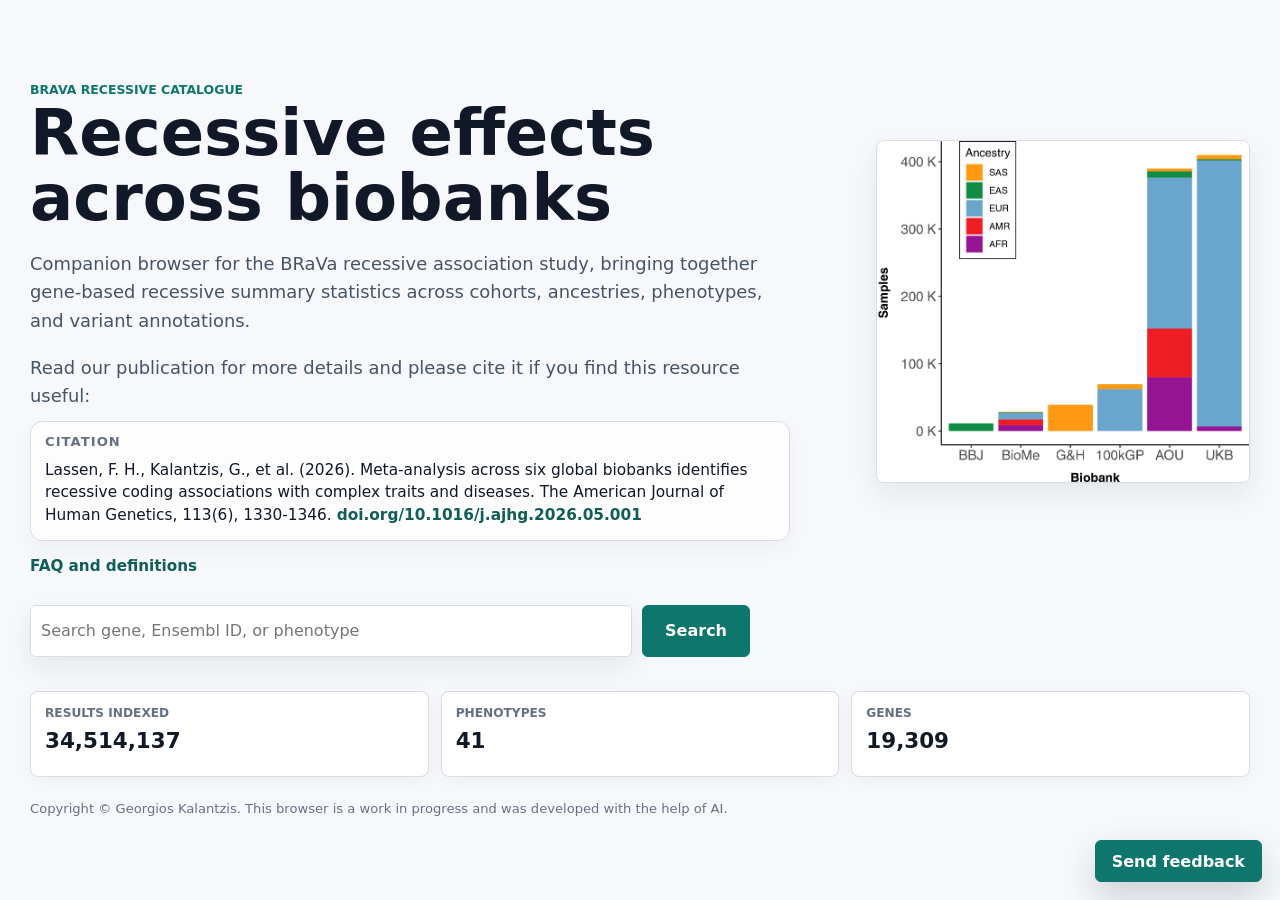
<file: index.html>
<!doctype html>
<html lang="en">
  <head>
    <meta charset="utf-8" />
    <link rel="icon" type="image/png" href="images/brava_logo.png" />
    <meta name="viewport" content="width=device-width, initial-scale=1" />
    <title>Recessive SumStats Browser</title>
    <link rel="stylesheet" href="assets/styles.css" />
    <script data-goatcounter="https://geokal.goatcounter.com/count"
        async src="//gc.zgo.at/count.js"></script>
  </head>
  <body class="home-view">
    <section class="landing-page" id="landing-page" aria-labelledby="landing-title">
      <div class="landing-inner">
        <p class="eyebrow" id="landing-eyebrow">BRaVa recessive catalogue</p>
        <h1 id="landing-title">Recessive effects across biobanks</h1>
        <p class="landing-copy">
          Companion browser for the BRaVa recessive association study, bringing together
          gene-based recessive summary statistics across cohorts, ancestries, phenotypes, and
          variant annotations.
        </p>

        <p class="landing-copy">Read our publication for more details and please cite it if you find this resource useful:</p>

        <div class="citation-box" aria-label="Citation panel">
          <div class="citation-header">
            <span>CITATION</span>
          </div>
          <p class="citation-text">
            Lassen, F. H., Kalantzis, G., et al. (2026). Meta-analysis across six global biobanks identifies recessive coding associations with complex traits and diseases. The American Journal of Human Genetics, 113(6), 1330-1346.
            <a href="https://www.sciencedirect.com/science/article/pii/S0002929726001552" target="_blank" rel="noreferrer">doi.org/10.1016/j.ajhg.2026.05.001</a>
          </p>
        </div>

        <p class="paper-citation" id="faq-link">
          <a href="faq.html">FAQ and definitions</a>
        </p>
        <form class="landing-search" id="landing-search-form">
          <label class="sr-only" for="landing-search-input">Search the recessive catalogue</label>
          <input id="landing-search-input" type="search" list="search-suggestions" placeholder="Search gene, Ensembl ID, or phenotype" />
          <button id="landing-search-button" type="submit">Search</button>
        </form>
        <figure class="landing-image">
          <img src="images/cohorts.jpg" alt="Overview of cohorts represented in the BRaVa recessive browser" />
        </figure>
        <section class="landing-summary" id="summary-grid" aria-label="Dataset summary"></section>
        <footer class="site-footnote" id="site-footnote">
          Copyright © Georgios Kalantzis. This browser is a work in progress and was developed with the help of AI.
        </footer>
      </div>
    </section>

    <section class="results-page" id="results-page" hidden>
      <header class="topbar">
        <button class="brand-button" id="home-button" type="button" aria-label="Return to landing page">
          <span class="eyebrow">BRaVa recessive catalogue</span>
          <span>Recessive effects browser</span>
        </button>
        <div class="topbar-actions">
          <a class="secondary-link" href="faq.html">FAQ and definitions</a>
        </div>
      </header>

      <main class="layout">
        <aside class="filters" aria-label="Filters">
          <label class="field">
            <span>Search</span>
            <input id="search-input" type="search" list="search-suggestions" placeholder="Gene symbol, Ensembl ID, or phenotype" />
          </label>

          <div class="button-row">
            <button id="search-button" type="button">Search</button>
            <button id="top-button" type="button" class="secondary">Top hits</button>
          </div>


          <label class="field">
            <span>Phenotype</span>
            <select id="trait-filter"></select>
          </label>

          <label class="field">
            <span>Cohort</span>
            <select id="cohort-filter"></select>
          </label>

          <label class="field">
            <span>Ancestry</span>
            <select id="ancestry-filter"></select>
          </label>

          <fieldset class="field annotation-field">
            <legend>Annotation</legend>
            <div id="annotation-filter" class="checkbox-group"></div>
          </fieldset>

          <label class="field">
            <span>Model</span>
            <select id="encoding-filter"></select>
          </label>

          <label class="field">
            <span>P threshold</span>
            <input id="p-filter" type="number" min="0" max="1" step="any" placeholder="1e-6" />
          </label>

          <button id="reset-button" type="button" class="secondary full-width">Reset filters</button>
          <div class="status-pill" id="data-status">Loading metadata</div>

          <section class="qc-panel" aria-label="QC summary">
            <h2>QC</h2>
            <div id="qc-summary" class="mini-list"></div>
          </section>
        </aside>

        <section class="workspace">
          <section class="result-shell">
            <div class="result-header">
              <div>
                <h2 id="result-title">Top associations</h2>
                <p id="result-subtitle">Smallest available p-values from the generated index.</p>
              </div>
              <div class="result-actions">
                <button id="copy-link-button" type="button" class="secondary">Copy link</button>
                <button id="download-button" type="button" class="secondary">Download rows</button>
              </div>
            </div>

            <div id="message" class="message" hidden></div>

            <section class="split-results" aria-label="Association results">
              <section class="result-panel">
                <h3>Meta-analysis</h3>
                <div class="table-wrap compact">
                  <table id="meta-results-table">
                    <thead></thead>
                    <tbody></tbody>
                  </table>
                </div>
              </section>
              <section class="result-panel">
                <div class="result-panel-heading">
                  <h3>Cohort-level results <span id="cohort-focus-label" class="focus-label">showing all matching pairs</span></h3>
                  <button id="clear-cohort-focus-button" type="button" class="secondary compact-action" hidden>Show all</button>
                </div>
                <div class="table-wrap">
                  <table id="cohort-results-table">
                    <thead></thead>
                    <tbody></tbody>
                  </table>
                </div>
              </section>
            </section>
          </section>

          <section class="detail-grid">
            <section class="detail-panel">
              <h2>Selected association</h2>
              <div id="detail-panel" class="mini-list empty">Select a row to inspect it.</div>
            </section>
            <section class="detail-panel">
              <div class="panel-heading">
                <h2 id="plot-title">Recessive effect estimates across cohorts</h2>
                <button id="download-plot-button" type="button" class="secondary">Save PNG</button>
              </div>
              <div id="plot-panel" class="plot-panel empty">Select a meta-analysis row or cohort-level row to plot one gene-phenotype pair.</div>
            </section>
          </section>
          <footer class="site-footnote compact" id="results-footnote">
            Copyright © Georgios Kalantzis. This browser is a work in progress and was developed with the help of AI.
          </footer>
        </section>
      </main>
    </section>

    <datalist id="search-suggestions"></datalist>
    <a class="feedback-button" id="feedback-button" href="mailto:kalantzis@ebi.ac.uk?subject=BRaVa%20recessive%20browser%20feedback">Send feedback</a>
    <script src="assets/app.js"></script>
  </body>
</html>
</file>
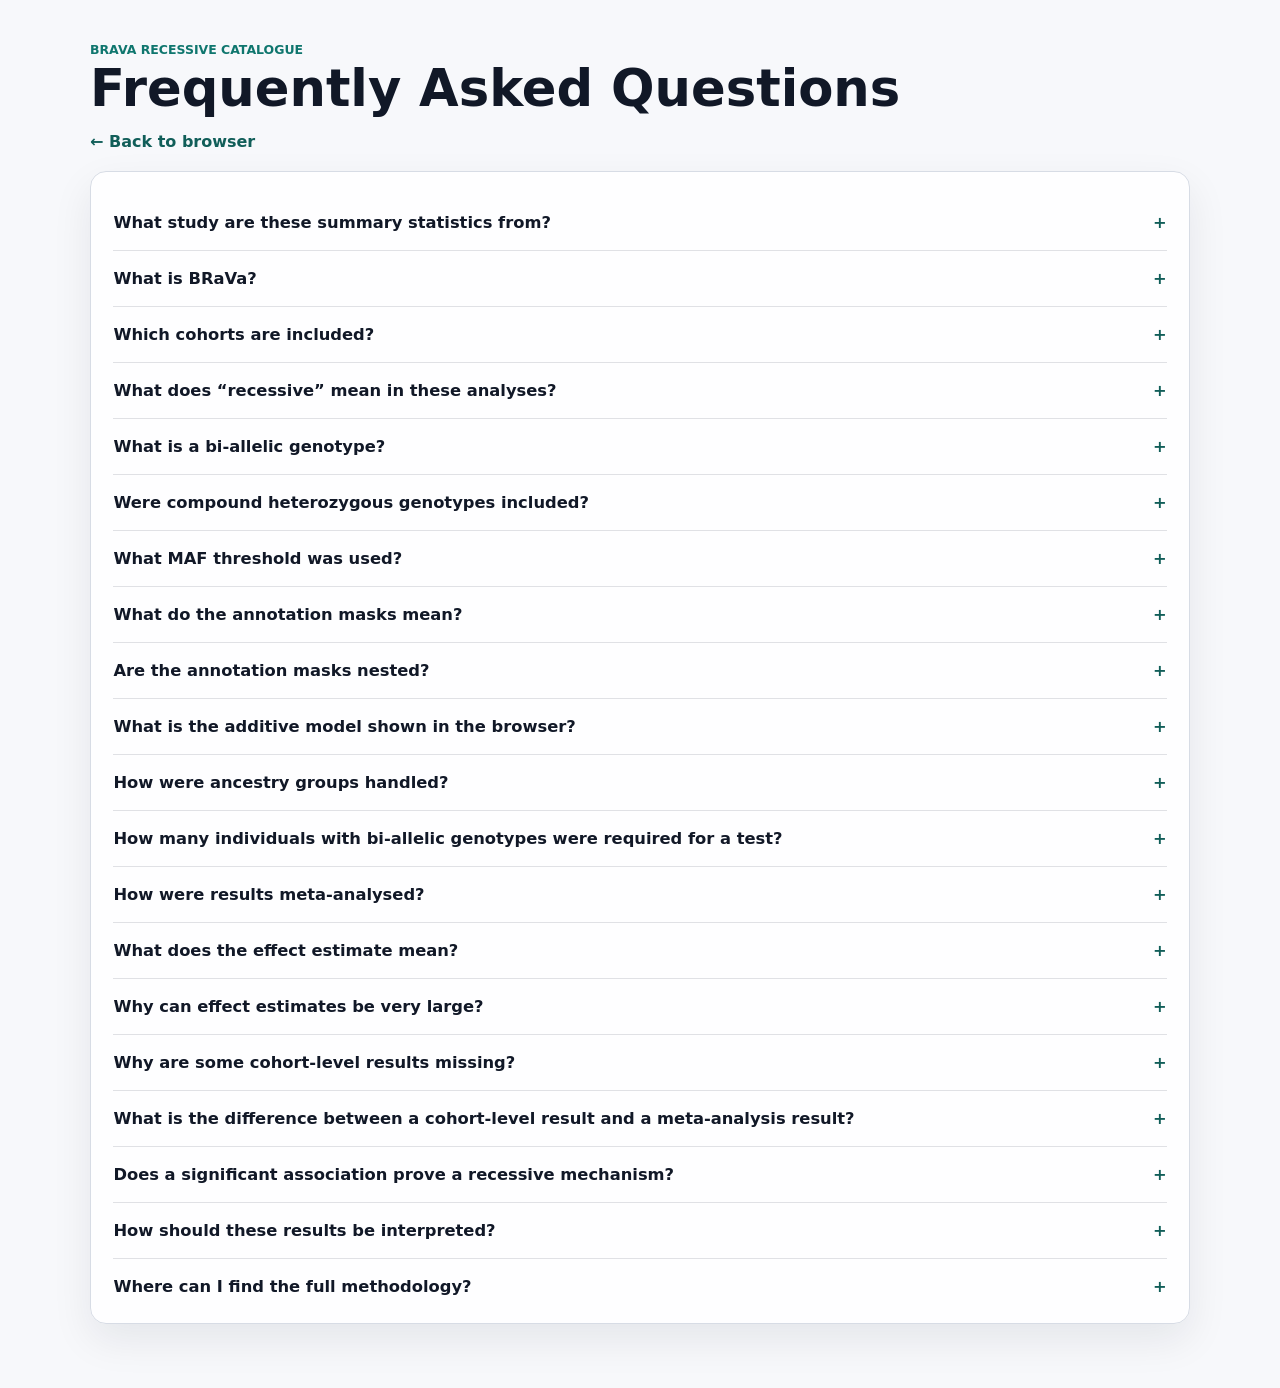
<file: faq.html>
<!doctype html>
<html lang="en">
  <head>
    <meta charset="utf-8" />
    <meta name="viewport" content="width=device-width, initial-scale=1" />
    <title>FAQ and definitions — BRaVa Recessive Browser</title>
    <link rel="stylesheet" href="assets/styles.css" />
  </head>
  <body class="faq-page">
    <main class="faq-shell">
      <div class="faq-header">
        <p class="eyebrow">BRaVa recessive catalogue</p>
        <h1>Frequently Asked Questions</h1>
        <p><a href="./">← Back to browser</a></p>
      </div>

      <section class="faq-section" aria-label="Frequently asked questions">
        <!-- <details open> -->

          <details>
            <summary>What study are these summary statistics from?</summary>
            <p>
              These results are from the BRaVa study <strong>“Meta-analysis across six global
              biobanks identifies recessive coding associations with complex traits and diseases.”</strong>
            </p>
            <p>
              The study analysed recessive gene-based effects across up to
              <strong>948,690 exome- or whole-genome-sequenced participants</strong> and 41 phenotypes.
            </p>
            <p>
              Please check our
              <a href="https://www.sciencedirect.com/science/article/pii/S0002929726001552" target="_blank" rel="noreferrer">
                publication
              </a>
              for more details.
            </p>
          </details>

        <details>
          <summary>What is BRaVa?</summary>
          <p>
            This study is part of BRaVa, the <strong>Biobank Rare Variant Analysis (BRaVa) consortium</strong>
            harmonises rare coding-variant association analyses across global biobanks and
            meta-analyses them, maximising power and ancestral diversity for gene-based
            rare-variant discovery.
          </p>

          <p>
            Check our flagship paper 
            <a href="https://www.medrxiv.org/content/10.64898/2026.05.21.26353759v1" target="_blank" rel="noreferrer"> here</a>.
          </p>
        </details>

        <details>
          <summary>Which cohorts are included?</summary>
          <p>The analysis includes six biobanks:</p>
          <ul>
            <li><strong>AOU</strong> — All of Us Research Program</li>
            <li><strong>BioMe</strong> — BioMe Biobank</li>
            <li><strong>BBJ</strong> — BioBank Japan</li>
            <li><strong>G&amp;H / GNH</strong> — Genes &amp; Health</li>
            <li><strong>UKB</strong> — UK Biobank</li>
            <li><strong>100kGP / GEL</strong> — Genomics England 100,000 Genomes Project</li>
          </ul>
          <p>Analyses were generally carried out separately within genetically inferred ancestry groups before meta-analysis.</p>
        </details>

        <details>
          <summary>What does “recessive” mean in these analyses?</summary>
          <p>
            For each gene, individuals were classified according to whether qualifying variants affected
            <strong>zero, one, or both copies of the gene</strong>.
          </p>
          <p>
            The recessive model compares individuals with a qualifying <strong>bi-allelic genotype</strong>
            against everyone else. In other words, the recessive genotype is encoded as:
          </p>
          <p><code>0, 0, 1</code></p>
          <p>for zero, one, or two affected gene copies respectively.</p>
        </details>

        <details>
          <summary>What is a bi-allelic genotype?</summary>
          <p>
            A bi-allelic genotype means that <strong>both copies of a gene contain qualifying variants</strong>.
          </p>
          <p>This can occur through:</p>
          <ul>
            <li><strong>Homozygosity:</strong> the same qualifying variant is present on both copies of the gene.</li>
            <li><strong>Compound heterozygosity (CH):</strong> two different qualifying variants occur on opposite copies of the gene.</li>
          </ul>
          <p>
            Statistical phasing was used to determine whether different variants were on opposite haplotypes and
            could therefore form a compound-heterozygous genotype.
          </p>
        </details>

        <details>
          <summary>Were compound heterozygous genotypes included?</summary>
          <p>
            Yes, where phased data were available. Including compound heterozygotes increased the number of
            detectable damaging bi-allelic genotypes by approximately <strong>19%</strong>.
          </p>
          <p>
            <strong>All of Us was not phased for this analysis</strong>, so compound-heterozygous genotypes were
            not identified in AOU; its recessive analyses therefore rely on homozygous genotypes.
          </p>
        </details>

        <details>
          <summary>What MAF threshold was used?</summary>
          <p>
            Qualifying variants were restricted to variants with <strong>minor allele frequency (MAF) &lt; 5%</strong>.
          </p>
        </details>

        <details>
          <summary>What do the annotation masks mean?</summary>
          <p>Four gene-level variant masks were considered.</p>

          <p><strong>pLoF</strong></p>
          <p>Predicted loss-of-function variants, high confidence. These represent variants predicted to severely disrupt gene function.</p>

          <p><strong>pLoF | damaging_missense</strong></p>
          <p>
            Includes pLoF variants plus predicted damaging missense/protein-altering variants. Damaging variants
            include low-confidence loss-of-function variants and variants meeting one or more of the following
            prediction thresholds:
          </p>
          <ul>
            <li><strong>REVEL ≥ 0.773</strong></li>
            <li><strong>CADD ≥ 28.1</strong></li>
            <li>splice variants with <strong>SpliceAI Δ ≥ 0.5</strong></li>
          </ul>

          <p><strong>nonsynonymous</strong></p>
          <p>The broadest protein-altering mask. It includes:</p>
          <ul>
            <li>pLoF variants</li>
            <li>damaging missense/protein-altering variants</li>
            <li>other missense/protein-altering variants</li>
          </ul>

          <p><strong>synonymous</strong></p>
          <p>
            Synonymous coding variants. These generally do not alter the encoded amino acid and were included
            primarily as a <strong>negative-control mask</strong>.
          </p>
        </details>

        <details>
          <summary>Are the annotation masks nested?</summary>
          <p>Yes. Conceptually:</p>
          <p><code>pLoF ⊂ pLoF|damaging_missense ⊂ nonsynonymous</code></p>
          <p>The broader masks therefore contain progressively larger sets of qualifying variants.</p>
        </details>

        <details>
          <summary>What is the additive model shown in the browser?</summary>
          <p>
            The corresponding additive analysis encodes the number of <strong>affected gene copies</strong> as:
          </p>
          <p><code>0, 1, 2</code></p>
          <p>
            This is slightly different from a conventional rare-variant additive burden based on the total number
            or weighted sum of qualifying variants carried by an individual. For a more powerful additive association analysis, please refer to our <a href="https://www.medrxiv.org/content/10.64898/2026.05.21.26353759v1" target="_blank" rel="noreferrer"> main paper</a>.
          </p>
        </details>

        <details>
          <summary>How were ancestry groups handled?</summary>
          <p>
            Each biobank was divided into genetically inferred ancestry groups. Gene–phenotype association testing
            was performed within these <strong>biobank × ancestry subcohorts</strong>, which were subsequently combined in
            meta-analysis.
          </p>
          <p>
            The ancestry groups represented across the study include <strong>AFR, AMR, EAS, EUR and SAS</strong>,
            although not every ancestry is represented in every biobank.
          </p>
        </details>

        <details>
          <summary>How many individuals with bi-allelic genotypes were required for a test?</summary>
          <p>
            An association was evaluated only when at least <strong>five individuals with a bi-allelic genotype</strong>
            were available for that gene, phenotype and subcohort.
          </p>
        </details>

        <details>
          <summary>How were results meta-analysed?</summary>
          <p>
            Association testing was first performed within individual biobank–ancestry subcohorts.
          </p>
          <p>
            For each damaging annotation mask, evidence was then combined across subcohorts using Stouffer's method.
            The study also combined evidence across the different nonsynonymous masks using the
            <strong>Cauchy Combination Test (CCT)</strong> to obtain an overall gene–trait association p-value.
          </p>
        </details>

        <details>
          <summary>What does the effect estimate mean?</summary>
          <p>
            For <strong>binary phenotypes</strong>, effect sizes are reported as odds ratios or their corresponding
            regression estimates.
          </p>
          <p>
            For <strong>quantitative phenotypes</strong>, effect estimates represent changes in the transformed phenotype,
            generally expressed in standard-deviation units.
          </p>
          <p>
            The direction of effect refers to individuals carrying a bi-allelic qualifying genotype compared with
            individuals without one.
          </p>
        </details>

        <details>
          <summary>Why can effect estimates be very large?</summary>
          <p>
            Recessive qualifying genotypes can be extremely rare. Consequently, some gene–phenotype tests are based
            on relatively few bi-allelic carriers.
          </p>
          <p>
            Large effect estimates and wide confidence intervals should therefore be interpreted together with:
          </p>
          <ul>
            <li>the number of carriers,</li>
            <li>the contributing cohorts,</li>
            <li>consistency of effects between cohorts, and</li>
            <li>the statistical uncertainty.</li>
          </ul>
        </details>

        <details>
          <summary>Why are some cohort-level results missing?</summary>
          <p>
            A gene–phenotype combination may not have been tested in every cohort or ancestry. Possible reasons include:
          </p>
          <ul>
            <li>insufficient numbers of bi-allelic carriers,</li>
            <li>the phenotype not being available in that cohort,</li>
            <li>ancestry-specific sample availability, or</li>
            <li>cohort-specific QC or analysis requirements.</li>
          </ul>
          <p>A missing result should therefore <strong>not</strong> be interpreted as evidence of no association.</p>
        </details>

        <!-- <details>
          <summary>Why do some genes have results for one annotation but not another?</summary>
          <p>
            Each annotation mask contains a different set of variants. A gene may therefore have enough bi-allelic
            carriers to test a broad mask such as <code>nonsynonymous</code>, but too few carriers to test a stricter
            mask such as <code>pLoF</code>.
          </p>
        </details> -->

        <details>
          <summary>What is the difference between a cohort-level result and a meta-analysis result?</summary>
          <p>
            <strong>Cohort-level results</strong> show the association estimated within an individual biobank and ancestry group.
          </p>
          <p>
            <strong>Meta-analysis results</strong> combine evidence across contributing subcohorts, giving greater
            statistical power and allowing evidence to be assessed across populations. These, however, do not include effect size estimates, as is the case for individual cohorts.
          </p>
        </details>

        <details>
          <summary>Does a significant association prove a recessive mechanism?</summary>
          <p>
            No. A significant recessive association indicates that individuals with bi-allelic qualifying genotypes
            differ in the phenotype.
          </p>
          <p>
            The study additionally compared recessive and additive models to identify associations whose evidence was
            substantially stronger under a recessive model. The paper classified an association as more consistent with
            recessive inheritance when the recessive p-value was more than 100-fold smaller than the corresponding
            additive p-value.
          </p>
        </details>

        <details>
          <summary>How should these results be interpreted?</summary>
          <p>
            The browser is intended as a resource for exploring gene-based recessive associations.
          </p>
          <p>
            Associations should be interpreted alongside the number of carriers, effect estimates, confidence intervals,
            consistency across cohorts and ancestries, annotation mask, biological evidence, and results reported in the
            publication.
          </p>
          <p>
            These summary statistics should not by themselves be interpreted as evidence that a particular variant is
            pathogenic or clinically actionable.
          </p>
        </details>

        <details>
          <summary>Where can I find the full methodology?</summary>
          <p>
            Full details of cohort processing, phenotype definitions, variant annotation, phasing, association testing
            and meta-analysis are available in the accompanying BRaVa publication and supplementary information.
          </p>
          <p>
            The browser provides a convenient interface to the released cohort-level and meta-analysis summary statistics.
          </p>
        </details>
      </section>
    </main>
  </body>
</html>
</file>
<file: assets/styles.css>
:root {
  --bg: #f7f8fb;
  --panel: #ffffff;
  --ink: #111827;
  --muted: #667085;
  --line: #d7dce5;
  --line-strong: #b8c1cf;
  --teal: #0f766e;
  --teal-dark: #115e59;
  --rose: #be123c;
  --amber: #b45309;
  --blue: #1d4ed8;
  --shadow: 0 16px 40px rgba(15, 23, 42, 0.08);
  color-scheme: light;
  font-family:
    Inter, ui-sans-serif, system-ui, -apple-system, BlinkMacSystemFont, "Segoe UI", sans-serif;
}

* {
  box-sizing: border-box;
}

body {
  margin: 0;
  min-height: 100vh;
  background: var(--bg);
  color: var(--ink);
}

[hidden] {
  display: none !important;
}

.sr-only {
  position: absolute;
  width: 1px;
  height: 1px;
  padding: 0;
  margin: -1px;
  overflow: hidden;
  clip: rect(0, 0, 0, 0);
  white-space: nowrap;
  border: 0;
}

button,
input,
select,
a {
  font: inherit;
}

button {
  min-height: 38px;
  border: 1px solid var(--teal);
  border-radius: 6px;
  background: var(--teal);
  color: #ffffff;
  cursor: pointer;
  font-weight: 700;
  padding: 0 14px;
}

button:hover {
  background: var(--teal-dark);
}

button.secondary {
  background: #ffffff;
  color: var(--ink);
  border-color: var(--line-strong);
}

button.secondary:hover {
  border-color: var(--teal);
  color: var(--teal-dark);
}

button:disabled {
  cursor: wait;
  opacity: 0.65;
}


.landing-page {
  min-height: 100vh;
  display: grid;
  align-items: center;
  padding: 42px 24px;
  background: #f7f8fb;
}

.landing-inner {
  width: min(1220px, 100%);
  margin: 0 auto;
  display: grid;
  grid-template-columns: minmax(0, 1fr) minmax(300px, 0.46fr);
  column-gap: 34px;
  align-items: center;
}

.landing-page h1 {
  grid-column: 1;
  max-width: 820px;
  font-size: clamp(2rem, 5vw, 4.8rem);
  line-height: 1.02;
}

.landing-copy {
  grid-column: 1;
  max-width: 760px;
  margin: 18px 0 0;
  color: #475467;
  font-size: clamp(1rem, 1.4vw, 1.22rem);
  line-height: 1.6;
}

.paper-citation {
  grid-column: 1;
  max-width: 760px;
  margin: 14px 0 0;
  color: var(--muted);
  font-size: 0.95rem;
  line-height: 1.45;
}

.citation-box {
  grid-column: 1;
  max-width: 760px;
  margin: 10px 0 0;
  border: 1px solid var(--line);
  border-radius: 12px;
  background: rgba(255, 255, 255, 0.72);
  padding: 12px 14px 14px;
  box-shadow: 0 8px 22px rgba(15, 23, 42, 0.04);
}

.citation-header {
  color: var(--muted);
  font-size: 0.82rem;
  font-weight: 800;
  letter-spacing: 0.08em;
  text-transform: uppercase;
}

.citation-text {
  margin: 10px 0 0;
  color: var(--ink);
  /* font-size: 0.99rem; */
  font-size: clamp(0.95rem, 1.2vw, 1.1rem);
  line-height: 1.45;
}

.citation-text a {
  color: var(--teal-dark);
  text-decoration: none;
  font-weight: 700;
}

.citation-text a:hover {
  text-decoration: underline;
}

.paper-citation a {
  color: var(--teal-dark);
  font-weight: 800;
  text-decoration: none;
}

.paper-citation a:hover {
  text-decoration: underline;
}

.landing-image {
  grid-column: 2;
  grid-row: 1 / span 5;
  align-self: center;
  justify-self: end;
  width: min(100%, 430px);
  margin: 0;
}

.landing-image img {
  display: block;
  width: 100%;
  height: auto;
  object-fit: contain;
  border: 1px solid var(--line);
  border-radius: 8px;
  background: #ffffff;
  box-shadow: 0 12px 30px rgba(15, 23, 42, 0.08);
}

.landing-search {
  grid-column: 1;
  display: grid;
  grid-template-columns: minmax(0, 1fr) auto;
  gap: 10px;
  max-width: 720px;
  margin-top: 28px;
}

.landing-search input {
  min-height: 52px;
  font-size: 1rem;
  box-shadow: 0 10px 28px rgba(15, 23, 42, 0.08);
}

.landing-search button {
  min-height: 52px;
  padding: 0 22px;
}


.feedback-button {
  position: fixed;
  right: 18px;
  bottom: 18px;
  z-index: 30;
  display: inline-flex;
  align-items: center;
  min-height: 42px;
  border: 1px solid var(--teal);
  border-radius: 6px;
  background: var(--teal);
  color: #ffffff;
  font-weight: 800;
  padding: 0 16px;
  text-decoration: none;
  box-shadow: 0 14px 34px rgba(15, 23, 42, 0.18);
}

.feedback-button:hover {
  background: var(--teal-dark);
}

.landing-summary {
  grid-column: 1 / -1;
  display: grid;
  grid-template-columns: repeat(3, minmax(160px, 1fr));
  gap: 12px;
  margin-top: 34px;
}

.site-footnote {
  grid-column: 1 / -1;
  max-width: 880px;
  margin-top: 22px;
  color: var(--muted);
  font-size: 0.82rem;
  line-height: 1.45;
}

.site-footnote.compact {
  margin: 14px 0 0;
  padding: 0 2px;
}

.brand-button {
  display: grid;
  gap: 3px;
  min-height: 0;
  border: 0;
  border-radius: 6px;
  background: transparent;
  color: var(--ink);
  padding: 4px 6px;
  text-align: left;
}

.brand-button:hover {
  background: #f1f5f9;
  color: var(--ink);
}

.brand-button span:last-child {
  font-size: clamp(1.1rem, 1.6vw, 1.5rem);
  font-weight: 800;
  line-height: 1.15;
}

.topbar {
  display: flex;
  align-items: center;
  justify-content: space-between;
  gap: 24px;
  min-height: 92px;
  padding: 20px 28px;
  border-bottom: 1px solid var(--line);
  background: #ffffff;
}

.eyebrow {
  margin: 0 0 4px;
  color: var(--teal);
  font-size: 0.78rem;
  font-weight: 800;
  letter-spacing: 0;
  text-transform: uppercase;
}

h1,
h2 {
  margin: 0;
  letter-spacing: 0;
}

h1 {
  font-size: clamp(1.35rem, 2vw, 2rem);
  line-height: 1.15;
}

h2 {
  font-size: 1rem;
  line-height: 1.25;
}

.topbar-actions {
  display: flex;
  align-items: center;
  justify-content: flex-end;
  gap: 12px;
  min-width: 0;
}

.status-pill {
  flex: 0 0 auto;
  max-width: 42vw;
  border: 1px solid var(--line);
  border-radius: 999px;
  padding: 8px 12px;
  color: var(--muted);
  font-size: 0.86rem;
  background: #f8fafc;
  white-space: nowrap;
  overflow: hidden;
  text-overflow: ellipsis;
}

.filters .status-pill {
  display: block;
  width: 100%;
  max-width: none;
  margin-top: 18px;
  text-align: center;
}

.layout {
  display: grid;
  grid-template-columns: minmax(0, 1fr) 306px;
  min-height: calc(100vh - 92px);
}

.filters {
  position: sticky;
  top: 0;
  align-self: start;
  height: calc(100vh - 92px);
  overflow: auto;
  padding: 18px;
  grid-column: 2;
  grid-row: 1;
  border-left: 1px solid var(--line);
  background: #ffffff;
}

.field {
  display: grid;
  gap: 7px;
  margin-bottom: 14px;
}

.field span {
  color: var(--muted);
  font-size: 0.78rem;
  font-weight: 800;
  letter-spacing: 0;
  text-transform: uppercase;
}

fieldset.field {
  border: 0;
  padding: 0;
}

.field legend {
  color: var(--muted);
  font-size: 0.78rem;
  font-weight: 800;
  letter-spacing: 0;
  text-transform: uppercase;
}

.checkbox-group {
  display: flex;
  flex-wrap: wrap;
  gap: 7px;
}

.checkbox-chip {
  display: inline-flex;
  align-items: center;
  gap: 6px;
  min-height: 32px;
  border: 1px solid var(--line);
  border-radius: 999px;
  background: #ffffff;
  color: var(--ink);
  padding: 0 10px;
  font-size: 0.82rem;
  font-weight: 700;
  cursor: pointer;
}

.checkbox-chip:has(input:checked) {
  border-color: var(--teal);
  background: #e6fffb;
  color: var(--teal-dark);
}

.checkbox-chip input {
  width: auto;
  min-height: auto;
  margin: 0;
}

input,
select {
  width: 100%;
  min-height: 38px;
  border: 1px solid var(--line);
  border-radius: 6px;
  background: #ffffff;
  color: var(--ink);
  padding: 0 10px;
}

input:focus,
select:focus,
button:focus {
  outline: 3px solid rgba(15, 118, 110, 0.18);
  outline-offset: 1px;
}

.button-row {
  display: grid;
  grid-template-columns: 1fr 1fr;
  gap: 8px;
  margin-bottom: 14px;
}

.full-width {
  width: 100%;
}

.workspace {
  grid-column: 1;
  grid-row: 1;
  min-width: 0;
  padding: 20px;
}

.summary-grid {
  display: grid;
  grid-template-columns: repeat(4, minmax(140px, 1fr));
  gap: 12px;
  margin-bottom: 16px;
}

.metric {
  min-height: 86px;
  border: 1px solid var(--line);
  border-radius: 8px;
  background: var(--panel);
  padding: 14px;
  box-shadow: 0 4px 18px rgba(15, 23, 42, 0.04);
}

.metric b {
  display: block;
  color: var(--muted);
  font-size: 0.76rem;
  letter-spacing: 0;
  text-transform: uppercase;
}

.metric span {
  display: block;
  margin-top: 8px;
  font-size: 1.34rem;
  font-weight: 800;
}

.metric small {
  display: block;
  margin-top: 4px;
  color: var(--muted);
  line-height: 1.35;
}

.result-shell,
.detail-panel,
.qc-panel {
  border: 1px solid var(--line);
  border-radius: 8px;
  background: var(--panel);
  box-shadow: var(--shadow);
}

.result-header {
  display: flex;
  align-items: flex-start;
  justify-content: space-between;
  gap: 16px;
  padding: 16px;
  border-bottom: 1px solid var(--line);
}

.result-header p {
  margin: 6px 0 0;
  color: var(--muted);
  font-size: 0.9rem;
}

.result-actions {
  display: flex;
  gap: 8px;
  flex-wrap: wrap;
  justify-content: flex-end;
}

.message {
  margin: 12px 16px 0;
  border-left: 4px solid var(--amber);
  background: #fff7ed;
  color: #7c2d12;
  padding: 10px 12px;
  font-size: 0.9rem;
}

.table-wrap {
  max-height: 66vh;
  overflow: auto;
}

.split-results {
  display: grid;
  gap: 16px;
  padding: 16px;
}

.result-panel {
  min-width: 0;
}

.result-panel h3 {
  margin: 0;
  font-size: 0.98rem;
}

.result-panel-heading {
  display: flex;
  align-items: center;
  justify-content: space-between;
  gap: 12px;
  margin-bottom: 10px;
}

.focus-label {
  color: var(--muted);
  font-size: 0.82rem;
  font-weight: 700;
  white-space: nowrap;
}

.compact-action {
  min-height: 34px;
  padding: 7px 12px;
  white-space: nowrap;
}

.table-wrap.compact {
  max-height: 42vh;
}

.model-cell-inline {
  display: inline-block;
  border-radius: 4px;
  padding: 1px 5px;
}

.model-cell-inline.add {
  background: #eff6ff;
}

.model-cell-inline.rec {
  background: #fff1f2;
}

table {
  width: 100%;
  min-width: 1180px;
  border-collapse: collapse;
  font-size: 0.84rem;
}

#meta-results-table {
  min-width: 860px;
}

#cohort-results-table {
  min-width: 1480px;
}

thead {
  position: sticky;
  top: 0;
  z-index: 1;
  background: #f8fafc;
}

th,
td {
  border-bottom: 1px solid var(--line);
  padding: 9px 10px;
  text-align: left;
  vertical-align: top;
}

th {
  color: #344054;
  font-size: 0.74rem;
  font-weight: 800;
  letter-spacing: 0;
  text-transform: uppercase;
}

.sort-header {
  display: inline-flex;
  align-items: center;
  min-height: 0;
  border: 0;
  border-radius: 4px;
  background: transparent;
  color: inherit;
  padding: 2px 4px;
  font-size: inherit;
  font-weight: inherit;
  text-align: left;
  text-transform: inherit;
}

.sort-header:hover {
  background: #e6fffb;
  color: var(--teal-dark);
}

.model-cell.add {
  background: #eff6ff;
}

.model-cell.rec {
  background: #fff1f2;
}

tbody tr {
  cursor: pointer;
}

tbody tr:hover {
  background: #f1f5f9;
}

tbody tr.selected-row {
  background: #ecfdf3;
  box-shadow: inset 3px 0 0 var(--accent);
}

tbody tr.selected-row:hover {
  background: #dcfae6;
}

.gene-cell {
  display: grid;
  gap: 2px;
}

.gene-cell b {
  color: var(--ink);
}

.gene-cell span {
  color: var(--muted);
  font-size: 0.76rem;
}

.tag {
  display: inline-block;
  border-radius: 999px;
  padding: 2px 7px;
  background: #e6fffb;
  color: #115e59;
  font-size: 0.76rem;
  font-weight: 800;
}

.tag.meta {
  background: #eff6ff;
  color: var(--blue);
}

.tag.warn {
  background: #fff1f2;
  color: var(--rose);
}

.muted {
  color: var(--muted);
}

.detail-grid {
  display: grid;
  grid-template-columns: minmax(0, 0.95fr) minmax(320px, 1.2fr);
  gap: 16px;
  margin-top: 16px;
}

.detail-panel {
  min-height: 240px;
  padding: 16px;
}

.detail-panel h2,
.qc-panel h2 {
  margin-bottom: 12px;
}

.panel-heading {
  display: flex;
  align-items: flex-start;
  justify-content: space-between;
  gap: 12px;
  margin-bottom: 12px;
}

.panel-heading h2 {
  margin-bottom: 0;
}

.panel-heading button {
  flex: 0 0 auto;
}

.mini-list {
  display: grid;
  gap: 8px;
}

.mini-row {
  display: grid;
  grid-template-columns: 130px minmax(0, 1fr);
  gap: 12px;
  align-items: baseline;
  font-size: 0.88rem;
}

.mini-row b {
  color: var(--muted);
  font-size: 0.76rem;
  letter-spacing: 0;
  text-transform: uppercase;
}

.mini-row span {
  min-width: 0;
  overflow-wrap: anywhere;
}

.qc-panel {
  display: none;
  margin-top: 18px;
  padding: 14px;
  box-shadow: none;
}

.plot-panel {
  min-height: 280px;
}

.plot-panel svg {
  display: block;
  width: 100%;
  height: auto;
}

.empty {
  color: var(--muted);
}

@media (max-width: 1040px) {
  .landing-inner {
    grid-template-columns: 1fr;
  }

  .landing-page h1,
  .landing-copy,
  .paper-citation,
  .landing-search,
  .landing-image,
  .landing-summary,
  .site-footnote {
    grid-column: 1;
  }

  .landing-image {
    grid-row: auto;
    max-width: 760px;
    margin-top: 24px;
  }

  .layout {
    grid-template-columns: 1fr;
  }

  .filters {
    position: static;
    grid-column: 1;
    grid-row: 1;
    height: auto;
    border-left: 0;
    border-bottom: 1px solid var(--line);
  }

  .workspace {
    grid-column: 1;
    grid-row: 2;
  }

  .summary-grid,
  .landing-summary,
  .detail-grid {
    grid-template-columns: 1fr 1fr;
  }
}

@media (max-width: 720px) {
  .topbar,
  .result-header {
    display: grid;
  }

  .status-pill {
    max-width: 100%;
  }

  .topbar-actions {
    justify-content: flex-start;
    flex-wrap: wrap;
  }

  .workspace {
    padding: 14px;
  }

  .summary-grid,
  .landing-summary,
  .detail-grid,
  .button-row,
  .landing-search {
    grid-template-columns: 1fr;
  }

  .result-actions {
    justify-content: stretch;
  }

  .result-actions button {
    flex: 1 1 140px;
  }

  .feedback-button {
    right: 12px;
    bottom: 12px;
  }
}

.faq-page {
  background: var(--bg);
}

.faq-shell {
  width: min(1100px, calc(100% - 32px));
  margin: 0 auto;
  padding: 42px 0 64px;
}

.faq-header {
  margin-bottom: 20px;
}

.faq-header h1 {
  margin: 0 0 12px;
  font-size: clamp(2rem, 5vw, 3.2rem);
  line-height: 1.08;
}

.faq-header a,
.faq-nav a,
.secondary-link {
  color: var(--teal-dark);
  font-weight: 800;
  text-decoration: none;
}

.faq-header a:hover,
.faq-nav a:hover,
.secondary-link:hover {
  text-decoration: underline;
}

.faq-section {
  border: 1px solid var(--line);
  border-radius: 16px;
  background: rgba(255, 255, 255, 0.9);
  box-shadow: var(--shadow);
  padding: 1.4rem 1.4rem 0.6rem;
}

.faq-section details {
  border-top: 1px solid rgba(15, 23, 42, 0.12);
  padding: 18px 0;
}

.faq-section details:first-of-type {
  border-top: 0;
}

.faq-section summary {
  cursor: pointer;
  font-size: 1.02rem;
  font-weight: 800;
  list-style: none;
}

.faq-section summary::-webkit-details-marker {
  display: none;
}

.faq-section summary::after {
  content: "+";
  float: right;
  color: var(--teal-dark);
  font-weight: 700;
}

.faq-section details[open] summary::after {
  content: "–";
}

.faq-section p,
.faq-section li,
.faq-section code {
  line-height: 1.6;
}

.faq-section p,
.faq-section ul,
.faq-section ol {
  margin: 0.9rem 0 0;
}

.faq-section ul,
.faq-section ol {
  padding-left: 1.3rem;
}

.faq-section strong {
  font-weight: 800;
}

.faq-section code {
  background: #f3f4f6;
  border: 1px solid #e5e7eb;
  border-radius: 4px;
  padding: 0.15rem 0.4rem;
  font-family: ui-monospace, SFMono-Regular, Menlo, monospace;
  font-size: 0.92em;
}

.faq-nav {
  display: flex;
  justify-content: flex-end;
  margin-bottom: 14px;
}

.secondary-link {
  display: inline-flex;
  align-items: center;
  justify-content: center;
  min-height: 38px;
  border: 1px solid var(--line-strong);
  border-radius: 6px;
  background: #ffffff;
  color: var(--ink);
  padding: 0 14px;
  font-weight: 800;
}

.secondary-link:hover {
  background: #f8fafc;
  border-color: var(--teal);
  color: var(--teal-dark);
}
</file>
